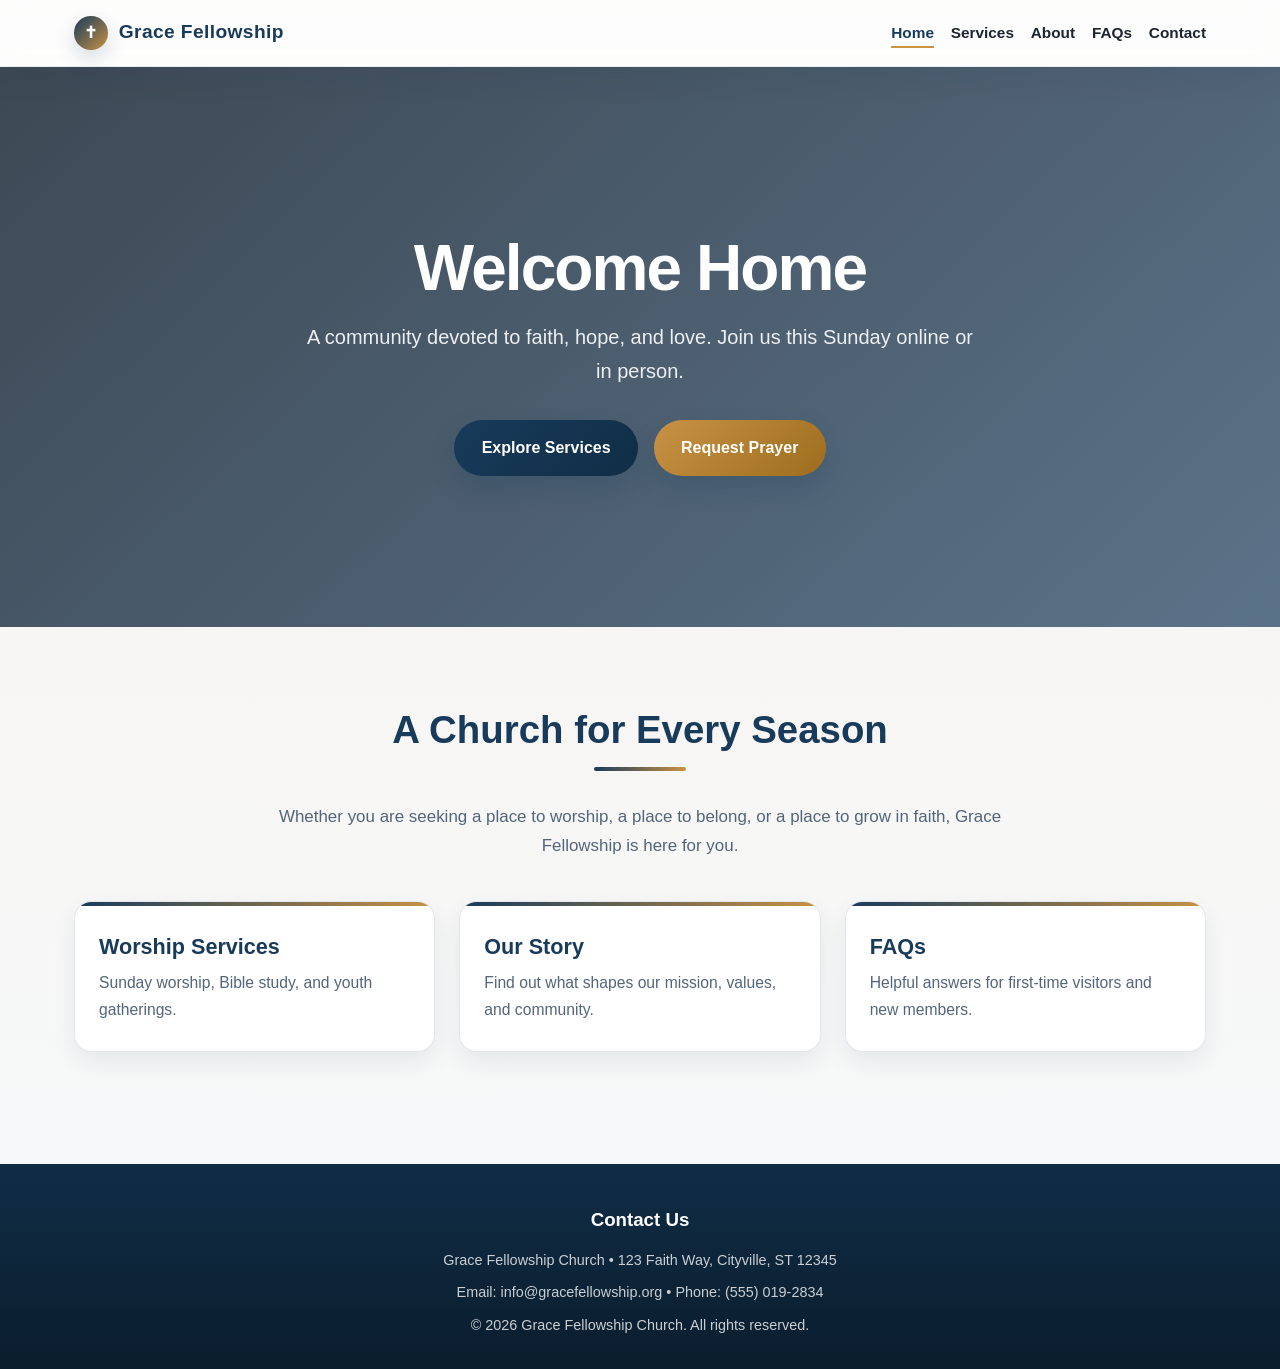
<file: index.html>
<!doctype html>
<html lang="en">
  <head>
    <meta charset="UTF-8" />
    <meta name="viewport" content="width=device-width, initial-scale=1.0" />
    <title>PEFA Church</title>
    <link rel="stylesheet" href="style.css" />
  </head>
  <body id="home">
    <header>
      <div class="nav-container">
        <a href="index.html" class="logo"> <span>✝</span> Grace Fellowship </a>
        <ul class="nav-links">
          <li><a href="index.html">Home</a></li>
          <li><a href="services.html">Services</a></li>
          <li><a href="about.html">About</a></li>
          <li><a href="faqs.html">FAQs</a></li>
          <li><a href="contact.html">Contact</a></li>
        </ul>
      </div>
    </header>

    <section class="hero">
      <h1>Welcome Home</h1>
      <p>
        A community devoted to faith, hope, and love. Join us this Sunday online
        or in person.
      </p>
      <div class="hero-actions">
        <a href="services.html" class="btn">Explore Services</a>
        <button class="btn btn-accent" onclick="openModal()">
          Request Prayer
        </button>
      </div>
    </section>

    <section class="section">
      <div class="page-intro">
        <h2 class="section-title">A Church for Every Season</h2>
        <p>
          Whether you are seeking a place to worship, a place to belong, or a
          place to grow in faith, Grace Fellowship is here for you.
        </p>
      </div>

      <div class="grid">
        <a href="services.html" class="card card-link">
          <h3>Worship Services</h3>
          <p>Sunday worship, Bible study, and youth gatherings.</p>
        </a>
        <a href="about.html" class="card card-link">
          <h3>Our Story</h3>
          <p>Find out what shapes our mission, values, and community.</p>
        </a>
        <a href="faqs.html" class="card card-link">
          <h3>FAQs</h3>
          <p>Helpful answers for first-time visitors and new members.</p>
        </a>
      </div>
    </section>

    <div class="modal" id="prayerModal">
      <div class="modal-content">
        <button class="close-btn" onclick="closeModal()">&times;</button>
        <h3 class="modal-title">Submit a Prayer Request</h3>
        <form id="prayerForm" onsubmit="handlePrayerSubmit(event)">
          <div class="form-group">
            <label for="name">Your Name</label>
            <input type="text" id="name" required placeholder="John Doe" />
          </div>
          <div class="form-group">
            <label for="request">Prayer Request</label>
            <textarea
              id="request"
              rows="4"
              required
              placeholder="How can we pray for you?"
            ></textarea>
          </div>
          <button type="submit" class="btn">Submit Request</button>
        </form>
      </div>
    </div>

    <footer id="contacts">
      <h3 class="contact-title">Contact Us</h3>
      <p class="contact-line">
        Grace Fellowship Church &bull; 123 Faith Way, Cityville, ST 12345
      </p>
      <p class="contact-email">
        Email: info@gracefellowship.org &bull; Phone: (555) 019-2834
      </p>
      <p>&copy; 2026 Grace Fellowship Church. All rights reserved.</p>
    </footer>

    <script src="script.js" defer></script>
  </body>
</html>
</file>
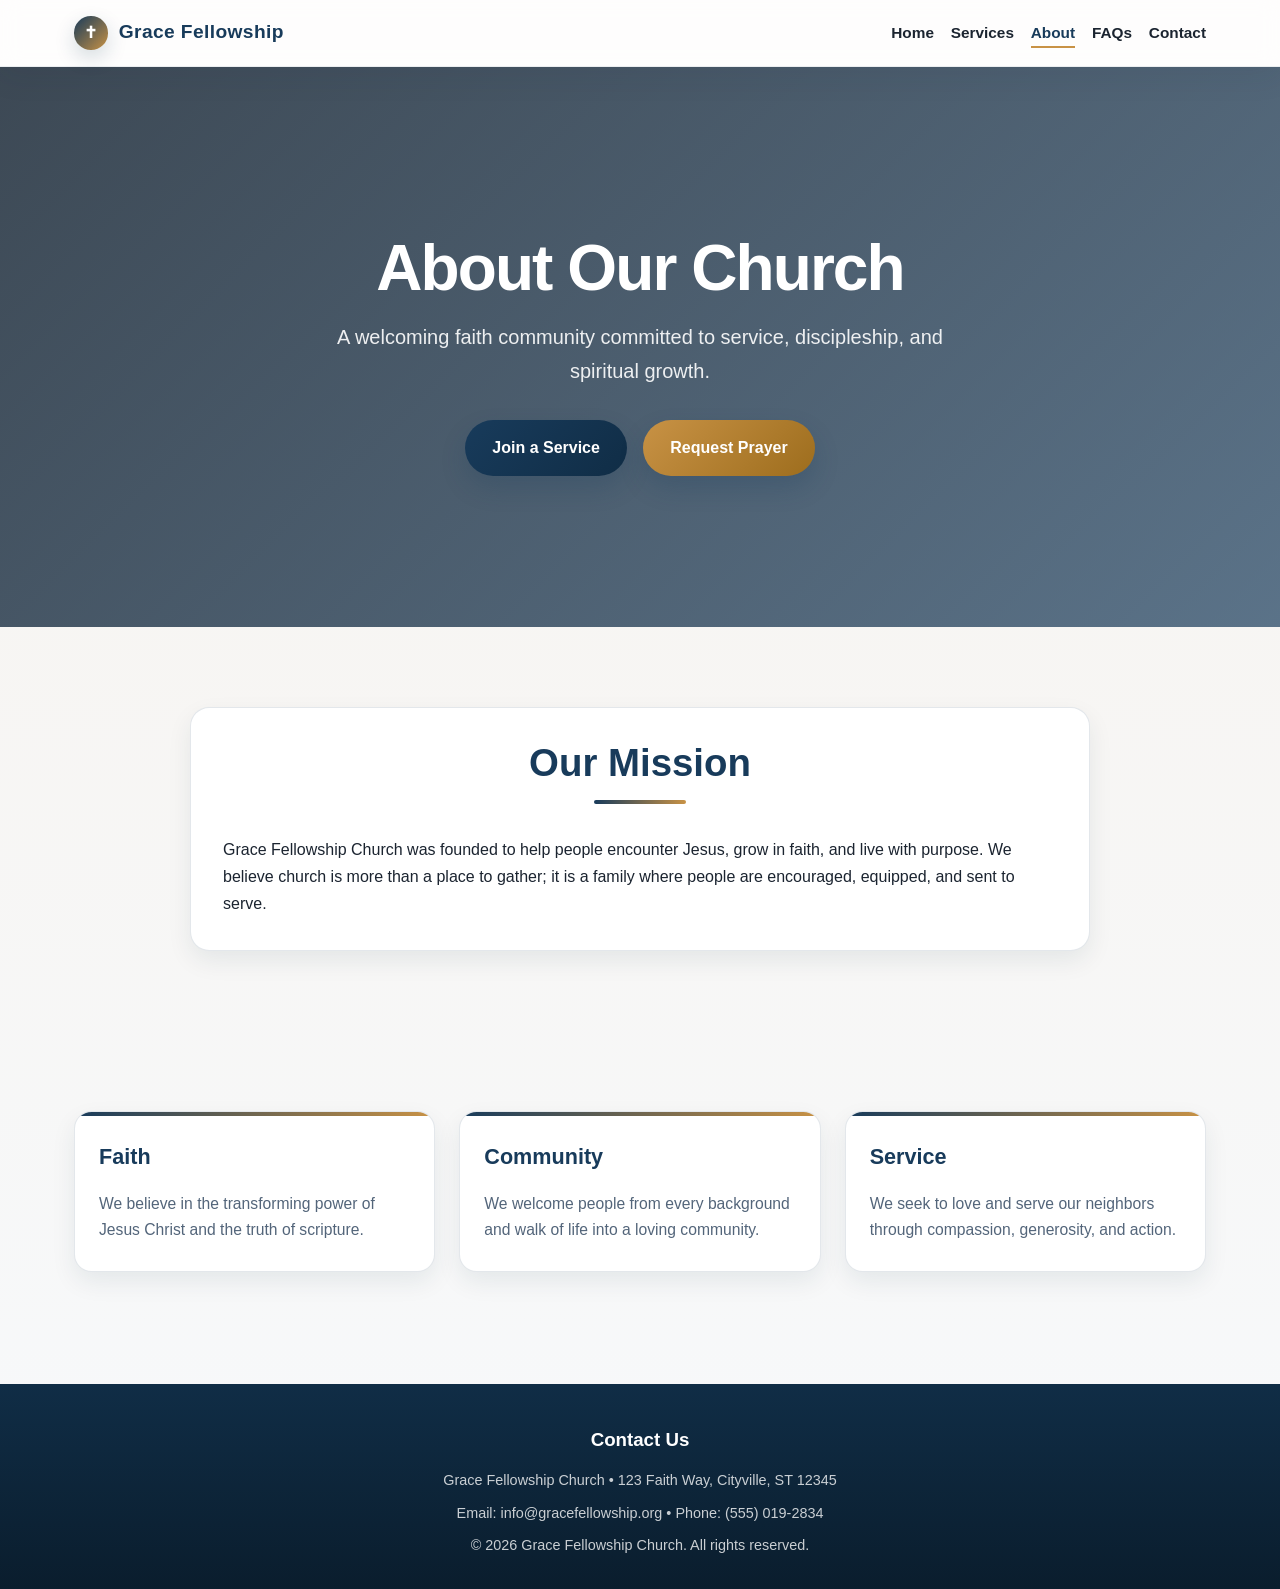
<file: about.html>
<!doctype html>
<html lang="en">
  <head>
    <meta charset="UTF-8" />
    <meta name="viewport" content="width=device-width, initial-scale=1.0" />
    <title>About Us | Grace Fellowship Church</title>
    <link rel="stylesheet" href="style.css" />
  </head>
  <body>
    <header>
      <div class="nav-container">
        <a href="index.html" class="logo"><span>✝</span> Grace Fellowship</a>
        <ul class="nav-links">
          <li><a href="index.html">Home</a></li>
          <li><a href="services.html">Services</a></li>
          <li><a href="about.html">About</a></li>
          <li><a href="faqs.html">FAQs</a></li>
          <li><a href="contact.html">Contact</a></li>
        </ul>
      </div>
    </header>

    <section class="hero">
      <h1>About Our Church</h1>
      <p>
        A welcoming faith community committed to service, discipleship, and
        spiritual growth.
      </p>
      <div class="hero-actions">
        <a href="services.html" class="btn">Join a Service</a>
        <button class="btn btn-accent" onclick="openModal()">
          Request Prayer
        </button>
      </div>
    </section>

    <section class="section">
      <div class="page-content page-card">
        <h2 class="section-title">Our Mission</h2>
        <p>
          Grace Fellowship Church was founded to help people encounter Jesus,
          grow in faith, and live with purpose. We believe church is more than a
          place to gather; it is a family where people are encouraged, equipped,
          and sent to serve.
        </p>
      </div>
    </section>

    <section class="section">
      <div class="grid">
        <div class="card">
          <h3>Faith</h3>
          <p>
            We believe in the transforming power of Jesus Christ and the truth
            of scripture.
          </p>
        </div>
        <div class="card">
          <h3>Community</h3>
          <p>
            We welcome people from every background and walk of life into a
            loving community.
          </p>
        </div>
        <div class="card">
          <h3>Service</h3>
          <p>
            We seek to love and serve our neighbors through compassion,
            generosity, and action.
          </p>
        </div>
      </div>
    </section>

    <div class="modal" id="prayerModal">
      <div class="modal-content">
        <button class="close-btn" onclick="closeModal()">&times;</button>
        <h3 class="modal-title">Submit a Prayer Request</h3>
        <form id="prayerForm" onsubmit="handlePrayerSubmit(event)">
          <div class="form-group">
            <label for="name">Your Name</label>
            <input type="text" id="name" required placeholder="John Doe" />
          </div>
          <div class="form-group">
            <label for="request">Prayer Request</label>
            <textarea
              id="request"
              rows="4"
              required
              placeholder="How can we pray for you?"
            ></textarea>
          </div>
          <button type="submit" class="btn">Submit Request</button>
        </form>
      </div>
    </div>

    <footer id="contacts">
      <h3 class="contact-title">Contact Us</h3>
      <p class="contact-line">
        Grace Fellowship Church &bull; 123 Faith Way, Cityville, ST 12345
      </p>
      <p class="contact-email">
        Email: info@gracefellowship.org &bull; Phone: (555) 019-2834
      </p>
      <p>&copy; 2026 Grace Fellowship Church. All rights reserved.</p>
    </footer>

    <script src="script.js" defer></script>
  </body>
</html>
</file>
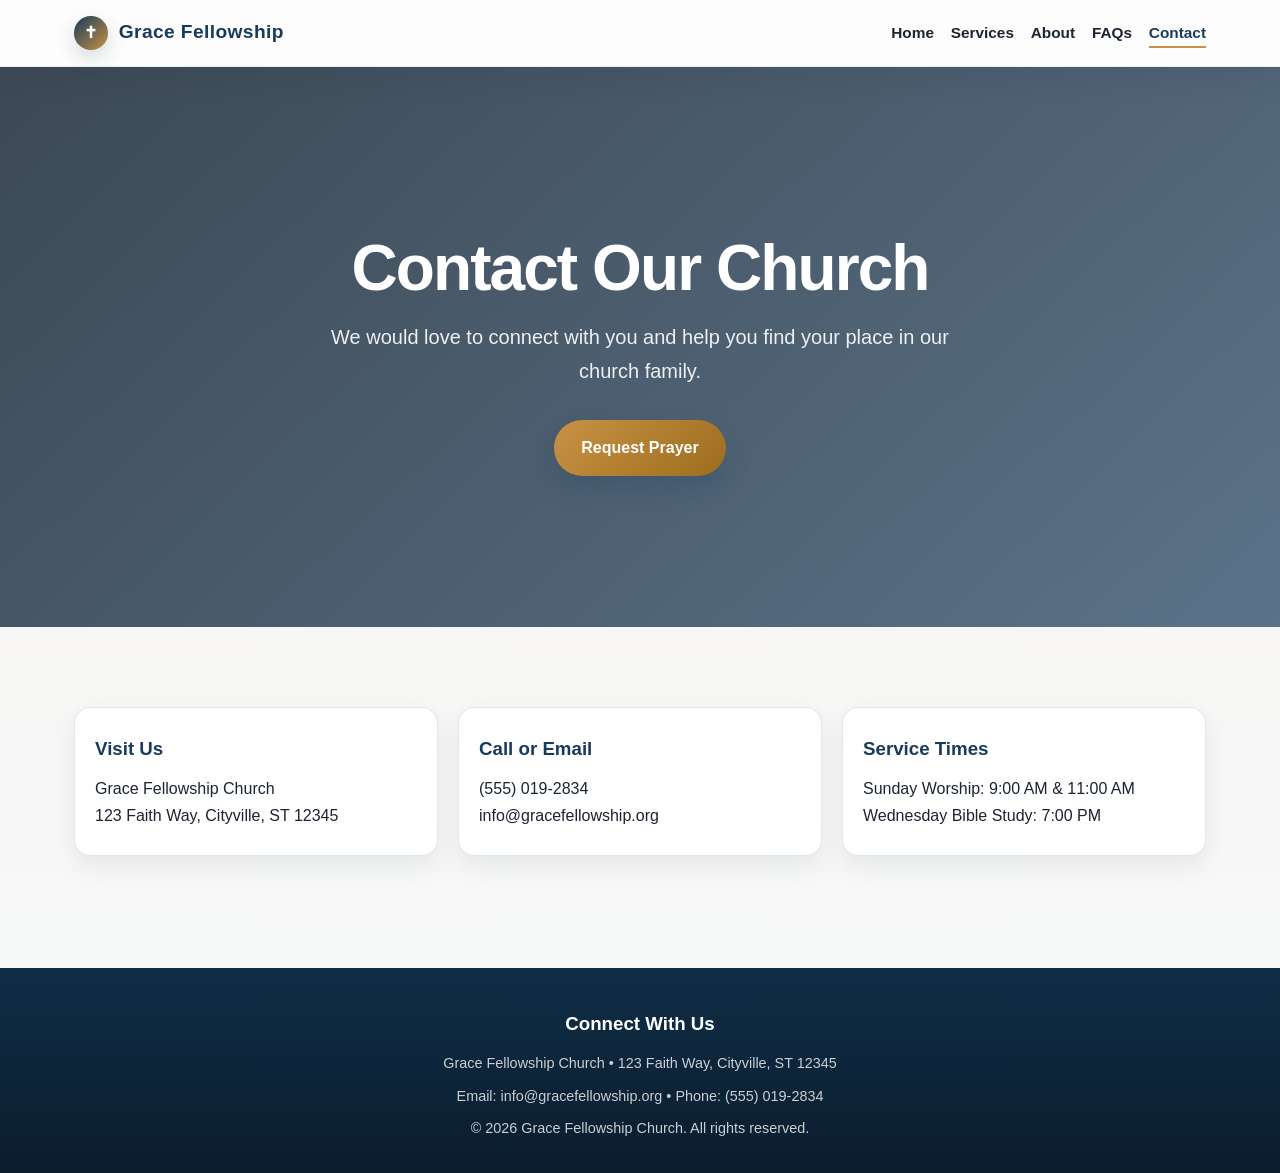
<file: contact.html>
<!doctype html>
<html lang="en">
  <head>
    <meta charset="UTF-8" />
    <meta name="viewport" content="width=device-width, initial-scale=1.0" />
    <title>Contact | Grace Fellowship Church</title>
    <link rel="stylesheet" href="style.css" />
  </head>
  <body>
    <header>
      <div class="nav-container">
        <a href="index.html" class="logo"><span>✝</span> Grace Fellowship</a>
        <ul class="nav-links">
          <li><a href="index.html">Home</a></li>
          <li><a href="services.html">Services</a></li>
          <li><a href="about.html">About</a></li>
          <li><a href="faqs.html">FAQs</a></li>
          <li><a href="contact.html">Contact</a></li>
        </ul>
      </div>
    </header>

    <section class="hero">
      <h1>Contact Our Church</h1>
      <p>
        We would love to connect with you and help you find your place in our
        church family.
      </p>
      <div class="hero-actions">
        <button class="btn btn-accent" onclick="openModal()">
          Request Prayer
        </button>
      </div>
    </section>

    <section class="section">
      <div class="contact-grid">
        <div class="contact-card">
          <h3>Visit Us</h3>
          <p>Grace Fellowship Church</p>
          <p>123 Faith Way, Cityville, ST 12345</p>
        </div>
        <div class="contact-card">
          <h3>Call or Email</h3>
          <p>(555) 019-2834</p>
          <p>info@gracefellowship.org</p>
        </div>
        <div class="contact-card">
          <h3>Service Times</h3>
          <p>Sunday Worship: 9:00 AM & 11:00 AM</p>
          <p>Wednesday Bible Study: 7:00 PM</p>
        </div>
      </div>
    </section>

    <div class="modal" id="prayerModal">
      <div class="modal-content">
        <button class="close-btn" onclick="closeModal()">&times;</button>
        <h3 class="modal-title">Submit a Prayer Request</h3>
        <form id="prayerForm" onsubmit="handlePrayerSubmit(event)">
          <div class="form-group">
            <label for="name">Your Name</label>
            <input type="text" id="name" required placeholder="John Doe" />
          </div>
          <div class="form-group">
            <label for="request">Prayer Request</label>
            <textarea
              id="request"
              rows="4"
              required
              placeholder="How can we pray for you?"
            ></textarea>
          </div>
          <button type="submit" class="btn">Submit Request</button>
        </form>
      </div>
    </div>

    <footer id="contacts">
      <h3 class="contact-title">Connect With Us</h3>
      <p class="contact-line">
        Grace Fellowship Church &bull; 123 Faith Way, Cityville, ST 12345
      </p>
      <p class="contact-email">
        Email: info@gracefellowship.org &bull; Phone: (555) 019-2834
      </p>
      <p>&copy; 2026 Grace Fellowship Church. All rights reserved.</p>
    </footer>

    <script src="script.js" defer></script>
  </body>
</html>
</file>
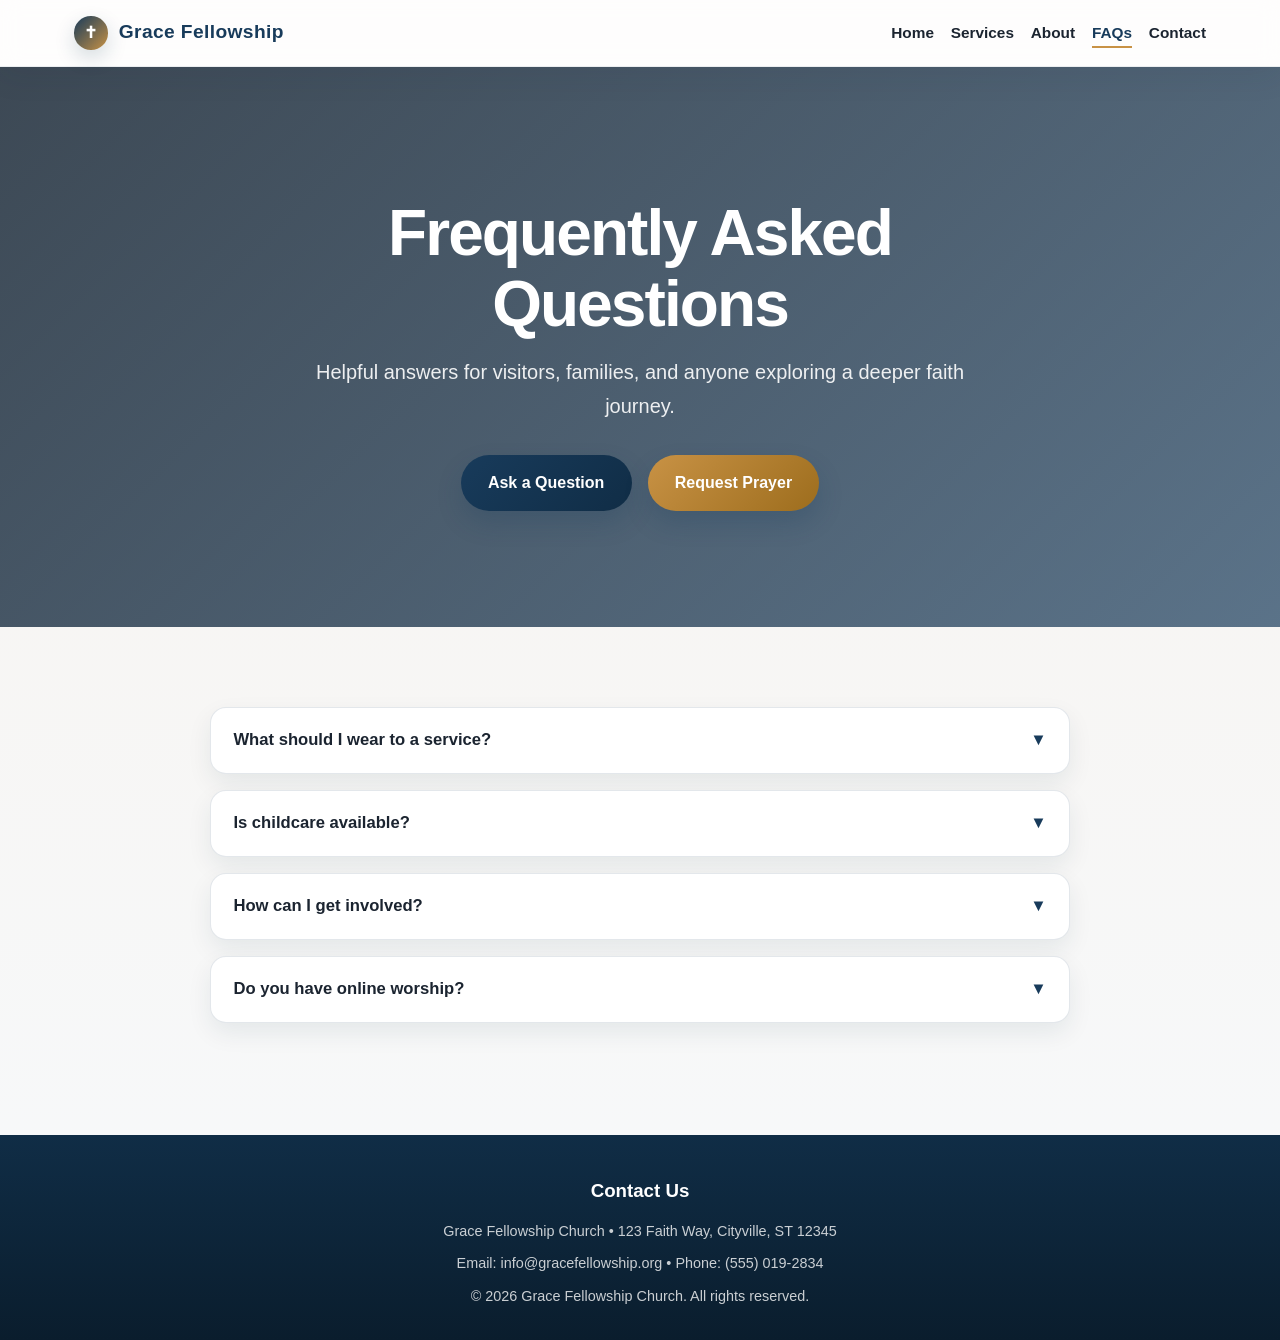
<file: faqs.html>
<!doctype html>
<html lang="en">
  <head>
    <meta charset="UTF-8" />
    <meta name="viewport" content="width=device-width, initial-scale=1.0" />
    <title>FAQs | Grace Fellowship Church</title>
    <link rel="stylesheet" href="style.css" />
  </head>
  <body>
    <header>
      <div class="nav-container">
        <a href="index.html" class="logo"><span>✝</span> Grace Fellowship</a>
        <ul class="nav-links">
          <li><a href="index.html">Home</a></li>
          <li><a href="services.html">Services</a></li>
          <li><a href="about.html">About</a></li>
          <li><a href="faqs.html">FAQs</a></li>
          <li><a href="contact.html">Contact</a></li>
        </ul>
      </div>
    </header>

    <section class="hero">
      <h1>Frequently Asked Questions</h1>
      <p>
        Helpful answers for visitors, families, and anyone exploring a deeper
        faith journey.
      </p>
      <div class="hero-actions">
        <a href="contact.html" class="btn">Ask a Question</a>
        <button class="btn btn-accent" onclick="openModal()">
          Request Prayer
        </button>
      </div>
    </section>

    <section class="section">
      <div class="faq-container">
        <div class="faq-item">
          <button class="faq-question" onclick="toggleFaq(this)">
            What should I wear to a service?
            <span class="faq-icon">▼</span>
          </button>
          <div class="faq-answer">
            <p>
              Come as you are! We believe church should be comfortable and
              welcoming.
            </p>
          </div>
        </div>

        <div class="faq-item">
          <button class="faq-question" onclick="toggleFaq(this)">
            Is childcare available?
            <span class="faq-icon">▼</span>
          </button>
          <div class="faq-answer">
            <p>
              Yes, we offer safe and age-appropriate childcare during Sunday
              services.
            </p>
          </div>
        </div>

        <div class="faq-item">
          <button class="faq-question" onclick="toggleFaq(this)">
            How can I get involved?
            <span class="faq-icon">▼</span>
          </button>
          <div class="faq-answer">
            <p>
              We have ministries for worship, children, youth, outreach, and
              hospitality.
            </p>
          </div>
        </div>

        <div class="faq-item">
          <button class="faq-question" onclick="toggleFaq(this)">
            Do you have online worship?
            <span class="faq-icon">▼</span>
          </button>
          <div class="faq-answer">
            <p>
              Yes, we offer both in-person and online worship opportunities for
              our community.
            </p>
          </div>
        </div>
      </div>
    </section>

    <div class="modal" id="prayerModal">
      <div class="modal-content">
        <button class="close-btn" onclick="closeModal()">&times;</button>
        <h3 class="modal-title">Submit a Prayer Request</h3>
        <form id="prayerForm" onsubmit="handlePrayerSubmit(event)">
          <div class="form-group">
            <label for="name">Your Name</label>
            <input type="text" id="name" required placeholder="John Doe" />
          </div>
          <div class="form-group">
            <label for="request">Prayer Request</label>
            <textarea
              id="request"
              rows="4"
              required
              placeholder="How can we pray for you?"
            ></textarea>
          </div>
          <button type="submit" class="btn">Submit Request</button>
        </form>
      </div>
    </div>

    <footer id="contacts">
      <h3 class="contact-title">Contact Us</h3>
      <p class="contact-line">
        Grace Fellowship Church &bull; 123 Faith Way, Cityville, ST 12345
      </p>
      <p class="contact-email">
        Email: info@gracefellowship.org &bull; Phone: (555) 019-2834
      </p>
      <p>&copy; 2026 Grace Fellowship Church. All rights reserved.</p>
    </footer>

    <script src="script.js" defer></script>
  </body>
</html>
</file>
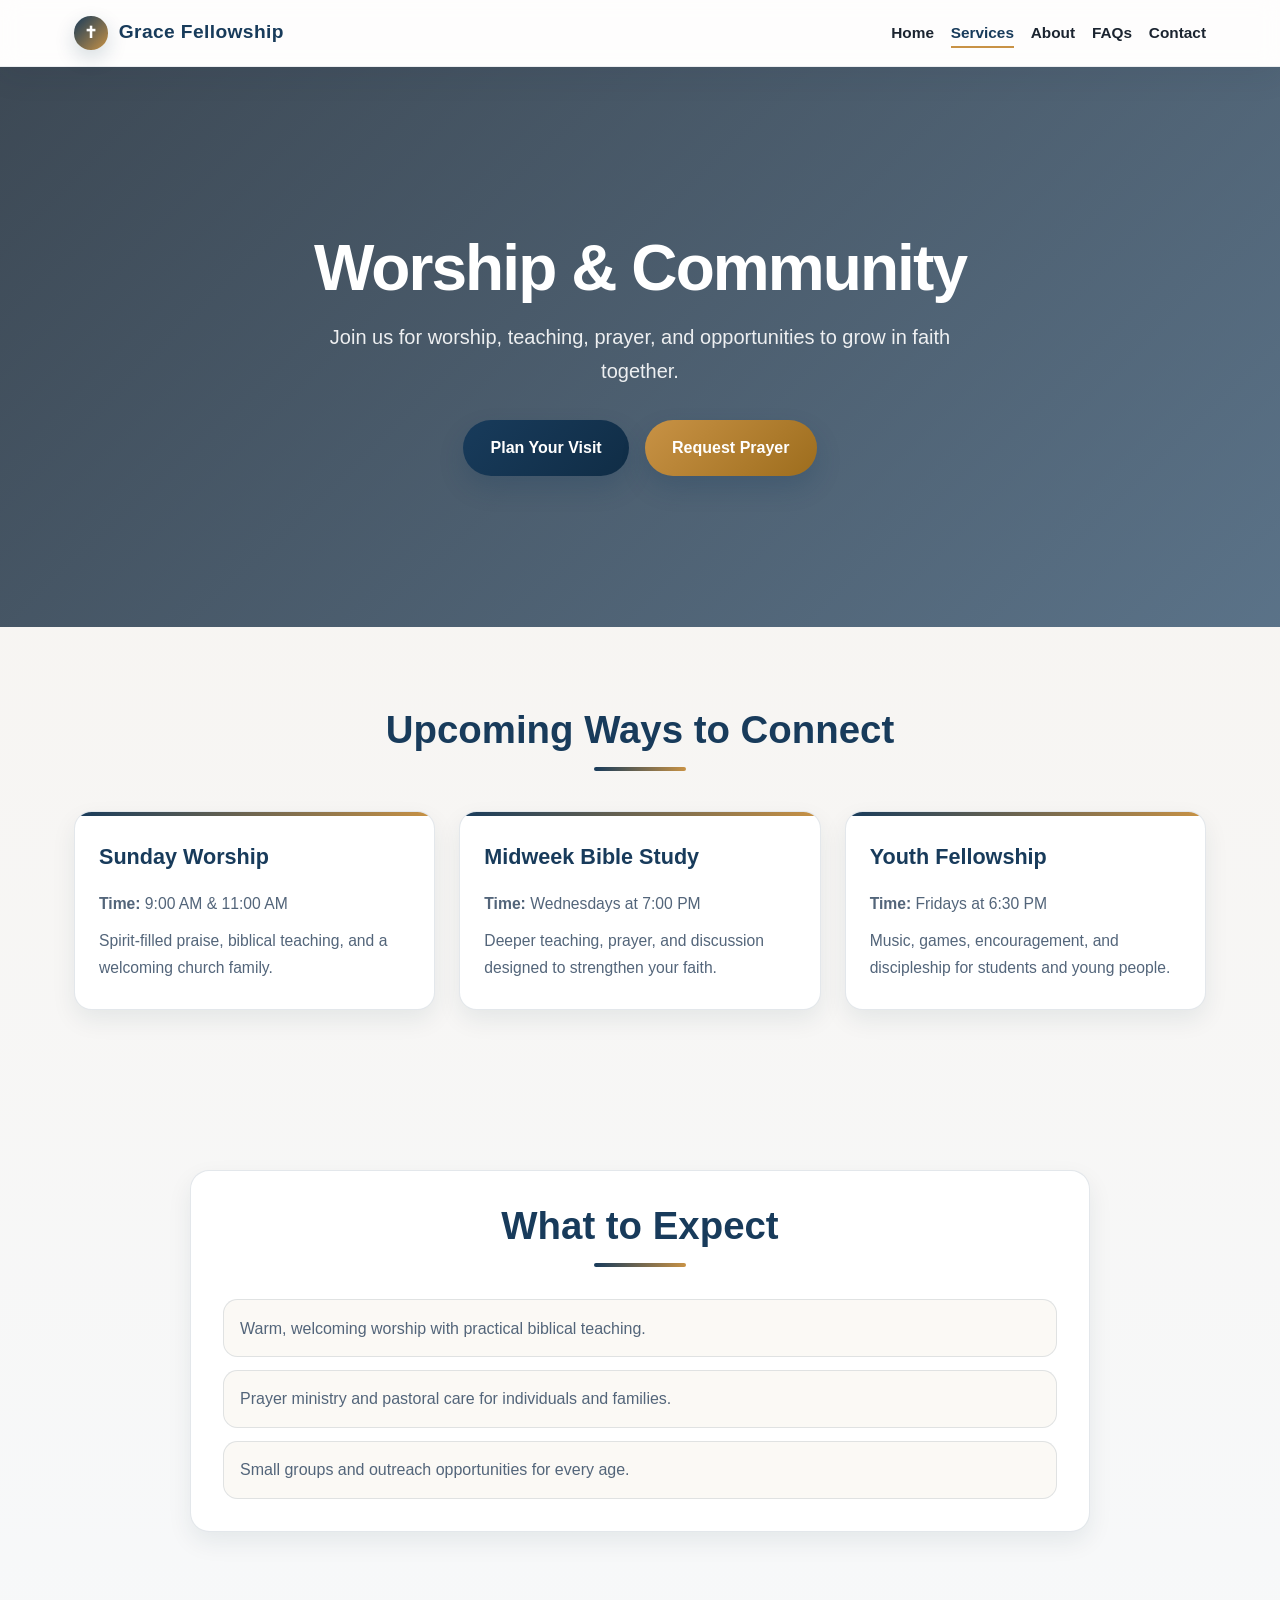
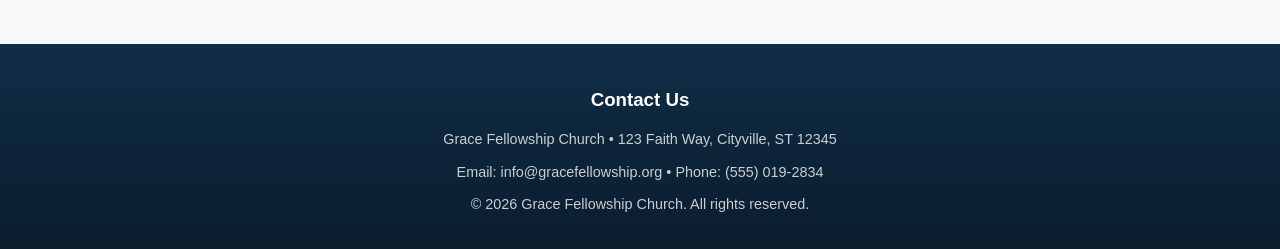
<file: services.html>
<!doctype html>
<html lang="en">
  <head>
    <meta charset="UTF-8" />
    <meta name="viewport" content="width=device-width, initial-scale=1.0" />
    <title>Our Services | Grace Fellowship Church</title>
    <link rel="stylesheet" href="style.css" />
  </head>
  <body>
    <header>
      <div class="nav-container">
        <a href="index.html" class="logo"><span>✝</span> Grace Fellowship</a>
        <ul class="nav-links">
          <li><a href="index.html">Home</a></li>
          <li><a href="services.html">Services</a></li>
          <li><a href="about.html">About</a></li>
          <li><a href="faqs.html">FAQs</a></li>
          <li><a href="contact.html">Contact</a></li>
        </ul>
      </div>
    </header>

    <section class="hero">
      <h1>Worship & Community</h1>
      <p>
        Join us for worship, teaching, prayer, and opportunities to grow in
        faith together.
      </p>
      <div class="hero-actions">
        <a href="contact.html" class="btn">Plan Your Visit</a>
        <button class="btn btn-accent" onclick="openModal()">
          Request Prayer
        </button>
      </div>
    </section>

    <section class="section">
      <div class="page-intro">
        <h2 class="section-title">Upcoming Ways to Connect</h2>
      </div>
      <div class="grid">
        <div class="card">
          <h3>Sunday Worship</h3>
          <p><strong>Time:</strong> 9:00 AM & 11:00 AM</p>
          <p>
            Spirit-filled praise, biblical teaching, and a welcoming church
            family.
          </p>
        </div>
        <div class="card">
          <h3>Midweek Bible Study</h3>
          <p><strong>Time:</strong> Wednesdays at 7:00 PM</p>
          <p>
            Deeper teaching, prayer, and discussion designed to strengthen your
            faith.
          </p>
        </div>
        <div class="card">
          <h3>Youth Fellowship</h3>
          <p><strong>Time:</strong> Fridays at 6:30 PM</p>
          <p>
            Music, games, encouragement, and discipleship for students and young
            people.
          </p>
        </div>
      </div>
    </section>

    <section class="section">
      <div class="page-content page-card">
        <h2 class="section-title">What to Expect</h2>
        <ul class="info-list">
          <li>Warm, welcoming worship with practical biblical teaching.</li>
          <li>
            Prayer ministry and pastoral care for individuals and families.
          </li>
          <li>Small groups and outreach opportunities for every age.</li>
        </ul>
      </div>
    </section>

    <div class="modal" id="prayerModal">
      <div class="modal-content">
        <button class="close-btn" onclick="closeModal()">&times;</button>
        <h3 class="modal-title">Submit a Prayer Request</h3>
        <form id="prayerForm" onsubmit="handlePrayerSubmit(event)">
          <div class="form-group">
            <label for="name">Your Name</label>
            <input type="text" id="name" required placeholder="John Doe" />
          </div>
          <div class="form-group">
            <label for="request">Prayer Request</label>
            <textarea
              id="request"
              rows="4"
              required
              placeholder="How can we pray for you?"
            ></textarea>
          </div>
          <button type="submit" class="btn">Submit Request</button>
        </form>
      </div>
    </div>

    <footer id="contacts">
      <h3 class="contact-title">Contact Us</h3>
      <p class="contact-line">
        Grace Fellowship Church &bull; 123 Faith Way, Cityville, ST 12345
      </p>
      <p class="contact-email">
        Email: info@gracefellowship.org &bull; Phone: (555) 019-2834
      </p>
      <p>&copy; 2026 Grace Fellowship Church. All rights reserved.</p>
    </footer>

    <script src="script.js" defer></script>
  </body>
</html>
</file>
<file: style.css>
:root {
  --primary: #183b5b;
  --primary-dark: #102d46;
  --primary-soft: #edf4fb;
  --accent: #c89245;
  --accent-dark: #9d6d1d;
  --bg: #f5f1ea;
  --bg-light: #fbf9f5;
  --surface: #ffffff;
  --surface-alt: #eef5f8;
  --text-dark: #1b2430;
  --text-muted: #53657a;
  --border: rgba(24, 59, 91, 0.12);
  --shadow: 0 18px 45px rgba(16, 45, 70, 0.12);
  --shadow-soft: 0 10px 24px rgba(16, 45, 70, 0.08);
}

* {
  box-sizing: border-box;
  margin: 0;
  padding: 0;
  font-family: "Segoe UI", Tahoma, Geneva, Verdana, sans-serif;
}

html {
  scroll-behavior: smooth;
}

body {
  background: linear-gradient(180deg, #f7f3ee 0%, #f7f9fb 100%);
  color: var(--text-dark);
  line-height: 1.7;
}

body.modal-open {
  overflow: hidden;
}

a {
  color: inherit;
}

img {
  max-width: 100%;
  display: block;
}

button,
input,
textarea {
  font: inherit;
}

header {
  position: sticky;
  top: 0;
  z-index: 100;
  background: rgba(255, 255, 255, 0.84);
  backdrop-filter: blur(10px);
  box-shadow: 0 10px 30px rgba(20, 42, 64, 0.08);
  border-bottom: 1px solid rgba(24, 59, 91, 0.08);
}

.nav-container {
  max-width: 1180px;
  margin: 0 auto;
  display: flex;
  justify-content: space-between;
  align-items: center;
  padding: 1rem 1.5rem;
  gap: 1rem;
}

.logo {
  display: inline-flex;
  align-items: center;
  gap: 0.7rem;
  font-size: 1.2rem;
  font-weight: 800;
  color: var(--primary);
  text-decoration: none;
  letter-spacing: 0.02em;
}

.logo span {
  display: inline-flex;
  align-items: center;
  justify-content: center;
  width: 2.1rem;
  height: 2.1rem;
  border-radius: 50%;
  background: linear-gradient(135deg, var(--primary) 0%, var(--accent) 100%);
  color: var(--surface);
  font-size: 1rem;
  box-shadow: 0 8px 20px rgba(24, 59, 91, 0.18);
}

.nav-links {
  display: flex;
  align-items: center;
  justify-content: center;
  flex-wrap: wrap;
  list-style: none;
  gap: 1.05rem;
}

.nav-links a {
  position: relative;
  text-decoration: none;
  color: var(--text-dark);
  font-weight: 600;
  font-size: 0.96rem;
  padding: 0.2rem 0;
  transition: color 0.2s ease;
}

.nav-links a::after {
  content: "";
  position: absolute;
  left: 0;
  bottom: -0.25rem;
  width: 100%;
  height: 2px;
  background: var(--accent);
  transform: scaleX(0);
  transform-origin: center;
  transition: transform 0.2s ease;
}

.nav-links a:hover {
  color: var(--primary);
}

.nav-links a.active {
  color: var(--primary);
}

.nav-links a.active::after,
.nav-links a:hover::after,
.nav-links a:focus-visible::after {
  transform: scaleX(1);
}

.hero {
  position: relative;
  display: flex;
  flex-direction: column;
  justify-content: center;
  align-items: center;
  min-height: 560px;
  padding: 6rem 1.5rem 5rem;
  text-align: center;
  color: var(--surface);
  background:
    linear-gradient(135deg, rgba(14, 30, 46, 0.8), rgba(24, 59, 91, 0.7)),
    url("https://images.unsplash.com/photo-1438032005730-c779502df39b?auto=format&fit=crop&w=1200&q=80")
      center/cover no-repeat;
}

.hero h1 {
  margin-bottom: 1rem;
  font-size: clamp(2.6rem, 5vw, 4.5rem);
  line-height: 1.1;
  letter-spacing: -0.03em;
  max-width: 760px;
}

.hero p {
  max-width: 680px;
  margin: 0 auto 2rem;
  color: rgba(255, 255, 255, 0.9);
  font-size: clamp(1.05rem, 2vw, 1.25rem);
}

.hero-actions {
  display: flex;
  flex-wrap: wrap;
  justify-content: center;
  align-items: center;
  gap: 1rem;
}

.btn {
  display: inline-flex;
  align-items: center;
  justify-content: center;
  padding: 0.9rem 1.7rem;
  border-radius: 999px;
  border: none;
  background: linear-gradient(
    135deg,
    var(--primary) 0%,
    var(--primary-dark) 100%
  );
  color: var(--surface);
  font-weight: 700;
  text-decoration: none;
  cursor: pointer;
  box-shadow: 0 12px 24px rgba(24, 59, 91, 0.22);
  transition:
    transform 0.2s ease,
    box-shadow 0.2s ease,
    filter 0.2s ease;
}

.btn:hover {
  transform: translateY(-2px);
  box-shadow: 0 18px 30px rgba(24, 59, 91, 0.25);
  filter: brightness(1.02);
}

.btn:focus-visible,
.nav-links a:focus-visible,
.faq-question:focus-visible,
.close-btn:focus-visible,
.form-group input:focus,
.form-group textarea:focus {
  outline: 3px solid rgba(200, 146, 69, 0.35);
  outline-offset: 2px;
}

.btn-accent {
  background: linear-gradient(
    135deg,
    var(--accent) 0%,
    var(--accent-dark) 100%
  );
}

.section {
  max-width: 1180px;
  margin: 0 auto;
  padding: 5rem 1.5rem;
}

.section-title {
  position: relative;
  margin-bottom: 2rem;
  text-align: center;
  font-size: clamp(2rem, 3vw, 2.7rem);
  color: var(--primary);
  line-height: 1.2;
}

.section-title::after {
  content: "";
  display: block;
  width: 92px;
  height: 4px;
  margin: 0.9rem auto 0;
  border-radius: 999px;
  background: linear-gradient(90deg, var(--primary), var(--accent));
}

.page-intro {
  max-width: 760px;
  margin: 0 auto 2.5rem;
  text-align: center;
  color: var(--text-muted);
}

.page-intro p {
  font-size: 1.06rem;
}

.grid {
  display: grid;
  grid-template-columns: repeat(auto-fit, minmax(260px, 1fr));
  gap: 1.5rem;
}

.card {
  position: relative;
  display: flex;
  flex-direction: column;
  gap: 0.65rem;
  background: var(--surface);
  border: 1px solid var(--border);
  border-radius: 1.1rem;
  padding: 1.7rem 1.5rem;
  box-shadow: var(--shadow-soft);
  transition:
    transform 0.2s ease,
    box-shadow 0.2s ease,
    border-color 0.2s ease;
  overflow: hidden;
}

.card::before {
  content: "";
  position: absolute;
  inset: 0 auto auto 0;
  width: 100%;
  height: 4px;
  background: linear-gradient(90deg, var(--primary), var(--accent));
}

.card:hover {
  transform: translateY(-4px);
  box-shadow: var(--shadow);
  border-color: rgba(24, 59, 91, 0.2);
}

.card h3 {
  margin-bottom: 0.3rem;
  color: var(--primary);
  font-size: 1.35rem;
}

.card p {
  color: var(--text-muted);
  font-size: 0.98rem;
}

.card-link {
  display: block;
  text-decoration: none;
}

.about-section {
  background: rgba(237, 244, 251, 0.6);
}

.about-content {
  max-width: 800px;
  margin: 0 auto;
  text-align: center;
  color: var(--text-muted);
}

.about-content p {
  margin-bottom: 1rem;
  font-size: 1.03rem;
}

.faq-container {
  max-width: 860px;
  margin: 0 auto;
  display: flex;
  flex-direction: column;
  gap: 1rem;
}

.faq-item {
  background: var(--surface);
  border: 1px solid var(--border);
  border-radius: 1rem;
  overflow: hidden;
  box-shadow: var(--shadow-soft);
}

.faq-question {
  width: 100%;
  display: flex;
  align-items: center;
  justify-content: space-between;
  gap: 1rem;
  padding: 1.15rem 1.4rem;
  background: transparent;
  border: none;
  color: var(--text-dark);
  text-align: left;
  font-size: 1.04rem;
  font-weight: 700;
  cursor: pointer;
}

.faq-question:hover {
  background: var(--bg-light);
}

.faq-answer {
  max-height: 0;
  overflow: hidden;
  transition:
    max-height 0.35s ease,
    padding 0.35s ease;
  padding: 0 1.4rem;
  color: var(--text-muted);
  font-size: 0.98rem;
}

.faq-item.active .faq-answer {
  max-height: 220px;
  padding: 0 1.4rem 1.2rem;
}

.faq-icon {
  flex-shrink: 0;
  color: var(--primary);
  transition: transform 0.3s ease;
}

.faq-item.active .faq-icon {
  transform: rotate(180deg);
}

.modal {
  display: none;
  position: fixed;
  inset: 0;
  background: rgba(11, 24, 38, 0.58);
  justify-content: center;
  align-items: center;
  z-index: 200;
  padding: 1rem;
}

.modal-content {
  position: relative;
  width: min(100%, 540px);
  background: var(--surface);
  border-radius: 1.2rem;
  padding: 2rem 1.5rem 1.5rem;
  box-shadow: var(--shadow);
}

.close-btn {
  position: absolute;
  top: 0.8rem;
  right: 0.8rem;
  width: 2.3rem;
  height: 2.3rem;
  border-radius: 50%;
  border: none;
  font-size: 1.6rem;
  background: rgba(24, 59, 91, 0.06);
  color: var(--primary);
  cursor: pointer;
}

.form-group {
  margin-bottom: 1rem;
}

.form-group label {
  display: block;
  margin-bottom: 0.45rem;
  color: var(--primary);
  font-weight: 700;
}

.form-group input,
.form-group textarea {
  width: 100%;
  padding: 0.85rem 0.9rem;
  border: 1px solid rgba(24, 59, 91, 0.15);
  border-radius: 0.8rem;
  background: var(--bg-light);
  color: var(--text-dark);
  font: inherit;
}

.form-group input:focus,
.form-group textarea:focus {
  outline: 2px solid rgba(200, 146, 69, 0.28);
  border-color: rgba(200, 146, 69, 0.7);
}

.form-success {
  margin-top: 1rem;
  padding: 0.8rem 0.9rem;
  border-radius: 0.8rem;
  background: rgba(34, 197, 94, 0.12);
  color: #166534;
  font-weight: 600;
  border: 1px solid rgba(34, 197, 94, 0.25);
}

.modal-title {
  margin-bottom: 1.1rem;
  color: var(--primary);
  font-size: 1.8rem;
}

.contact-title {
  margin-bottom: 0.75rem;
  color: var(--surface);
}

.contact-line,
.contact-email {
  margin-bottom: 0.5rem;
}

.page-content {
  max-width: 900px;
  margin: 0 auto;
}

.page-card {
  background: var(--surface);
  border: 1px solid var(--border);
  border-radius: 1.2rem;
  padding: 2rem;
  box-shadow: var(--shadow-soft);
}

.page-card h3 {
  margin-bottom: 0.75rem;
  color: var(--primary);
}

.info-list {
  list-style: none;
  display: grid;
  gap: 0.8rem;
  margin-top: 1rem;
}

.info-list li {
  padding: 0.9rem 1rem;
  border-radius: 0.9rem;
  background: var(--bg-light);
  border: 1px solid var(--border);
  color: var(--text-muted);
}

.contact-grid {
  display: grid;
  grid-template-columns: repeat(auto-fit, minmax(220px, 1fr));
  gap: 1.25rem;
}

.contact-card {
  background: var(--surface);
  border: 1px solid var(--border);
  border-radius: 1rem;
  padding: 1.6rem 1.25rem;
  box-shadow: var(--shadow-soft);
}

.contact-card h3 {
  margin-bottom: 0.6rem;
  color: var(--primary);
}

footer {
  background: linear-gradient(180deg, var(--primary-dark) 0%, #0a1d2d 100%);
  color: var(--surface);
  text-align: center;
  padding: 2.5rem 1.5rem 2rem;
  margin-top: 2rem;
}

footer p {
  color: rgba(255, 255, 255, 0.78);
  font-size: 0.9rem;
}

@media (max-width: 768px) {
  .nav-container {
    flex-direction: column;
    justify-content: center;
    padding: 1rem 1rem 0.9rem;
  }

  .nav-links {
    gap: 0.8rem 1.1rem;
  }

  .hero {
    min-height: 480px;
    padding-top: 5rem;
  }

  .section {
    padding: 4rem 1rem;
  }

  .page-card {
    padding: 1.5rem 1rem;
  }
}
</file>
